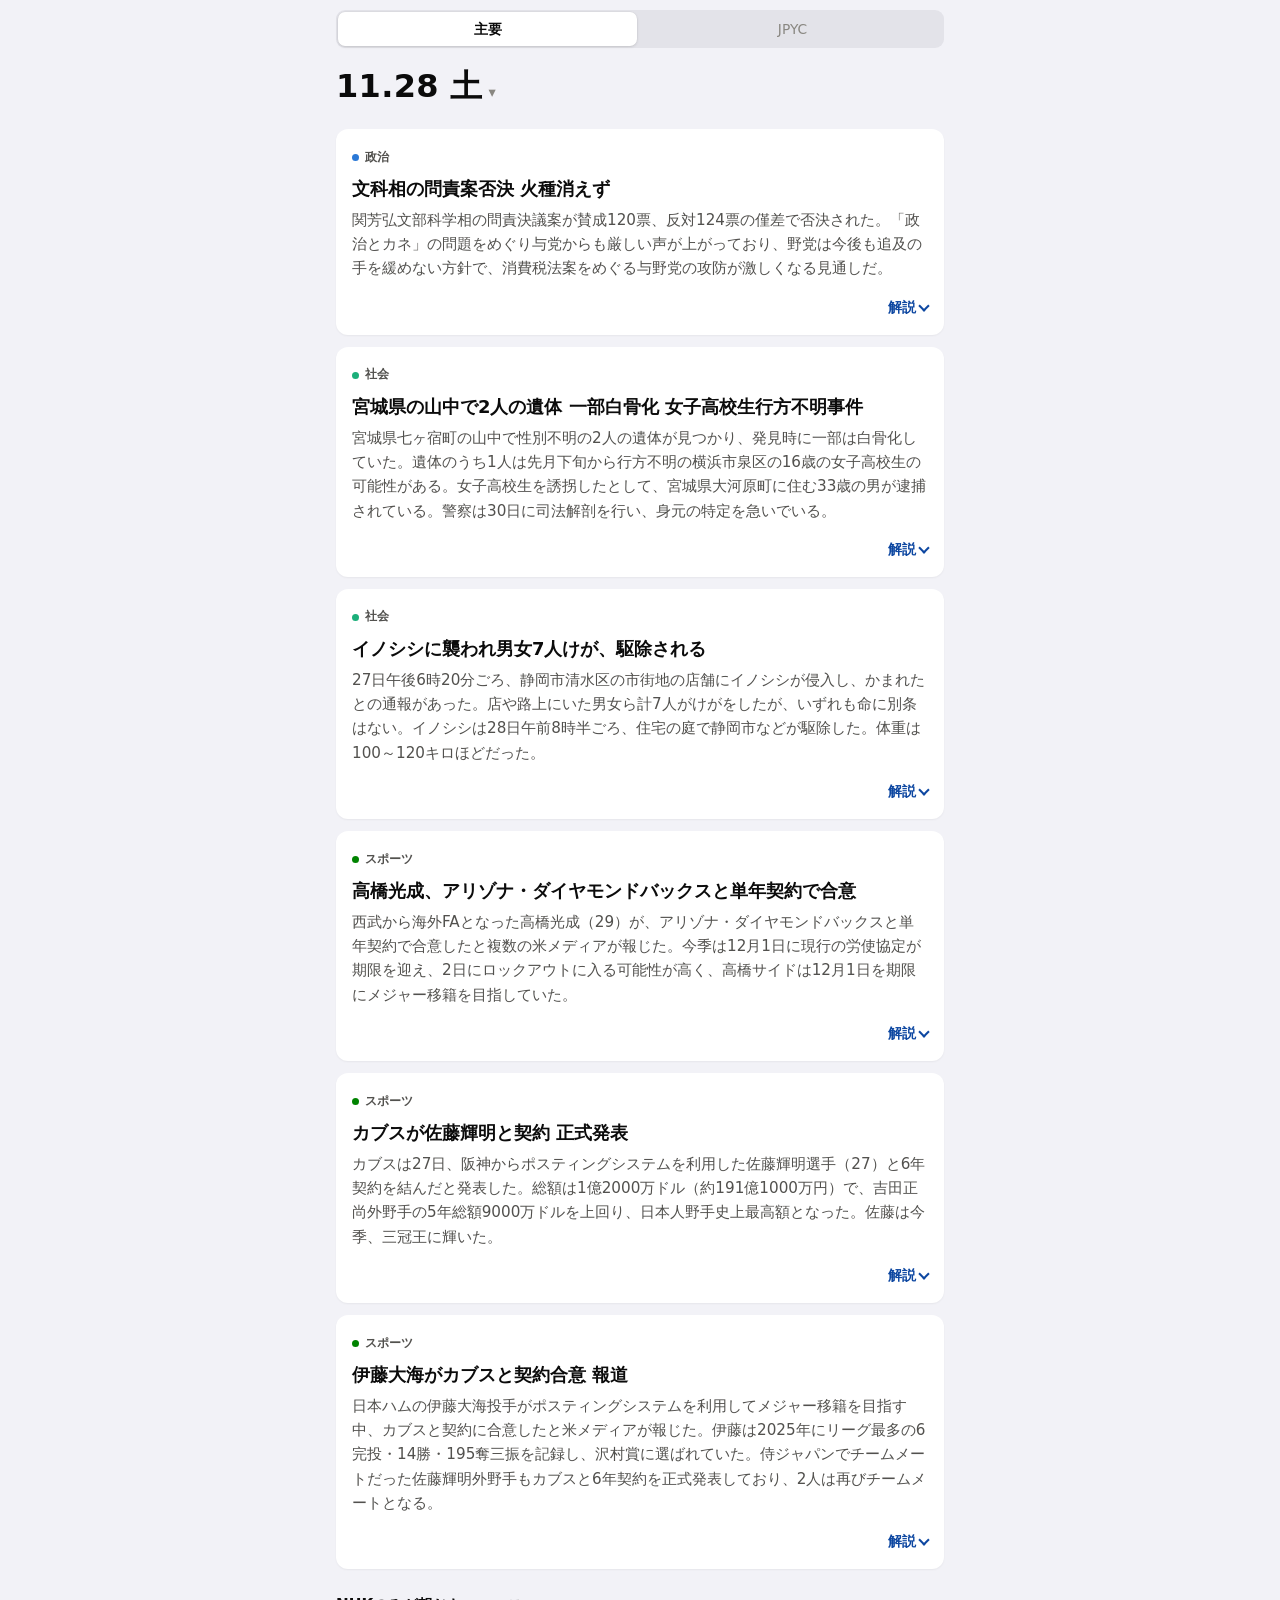
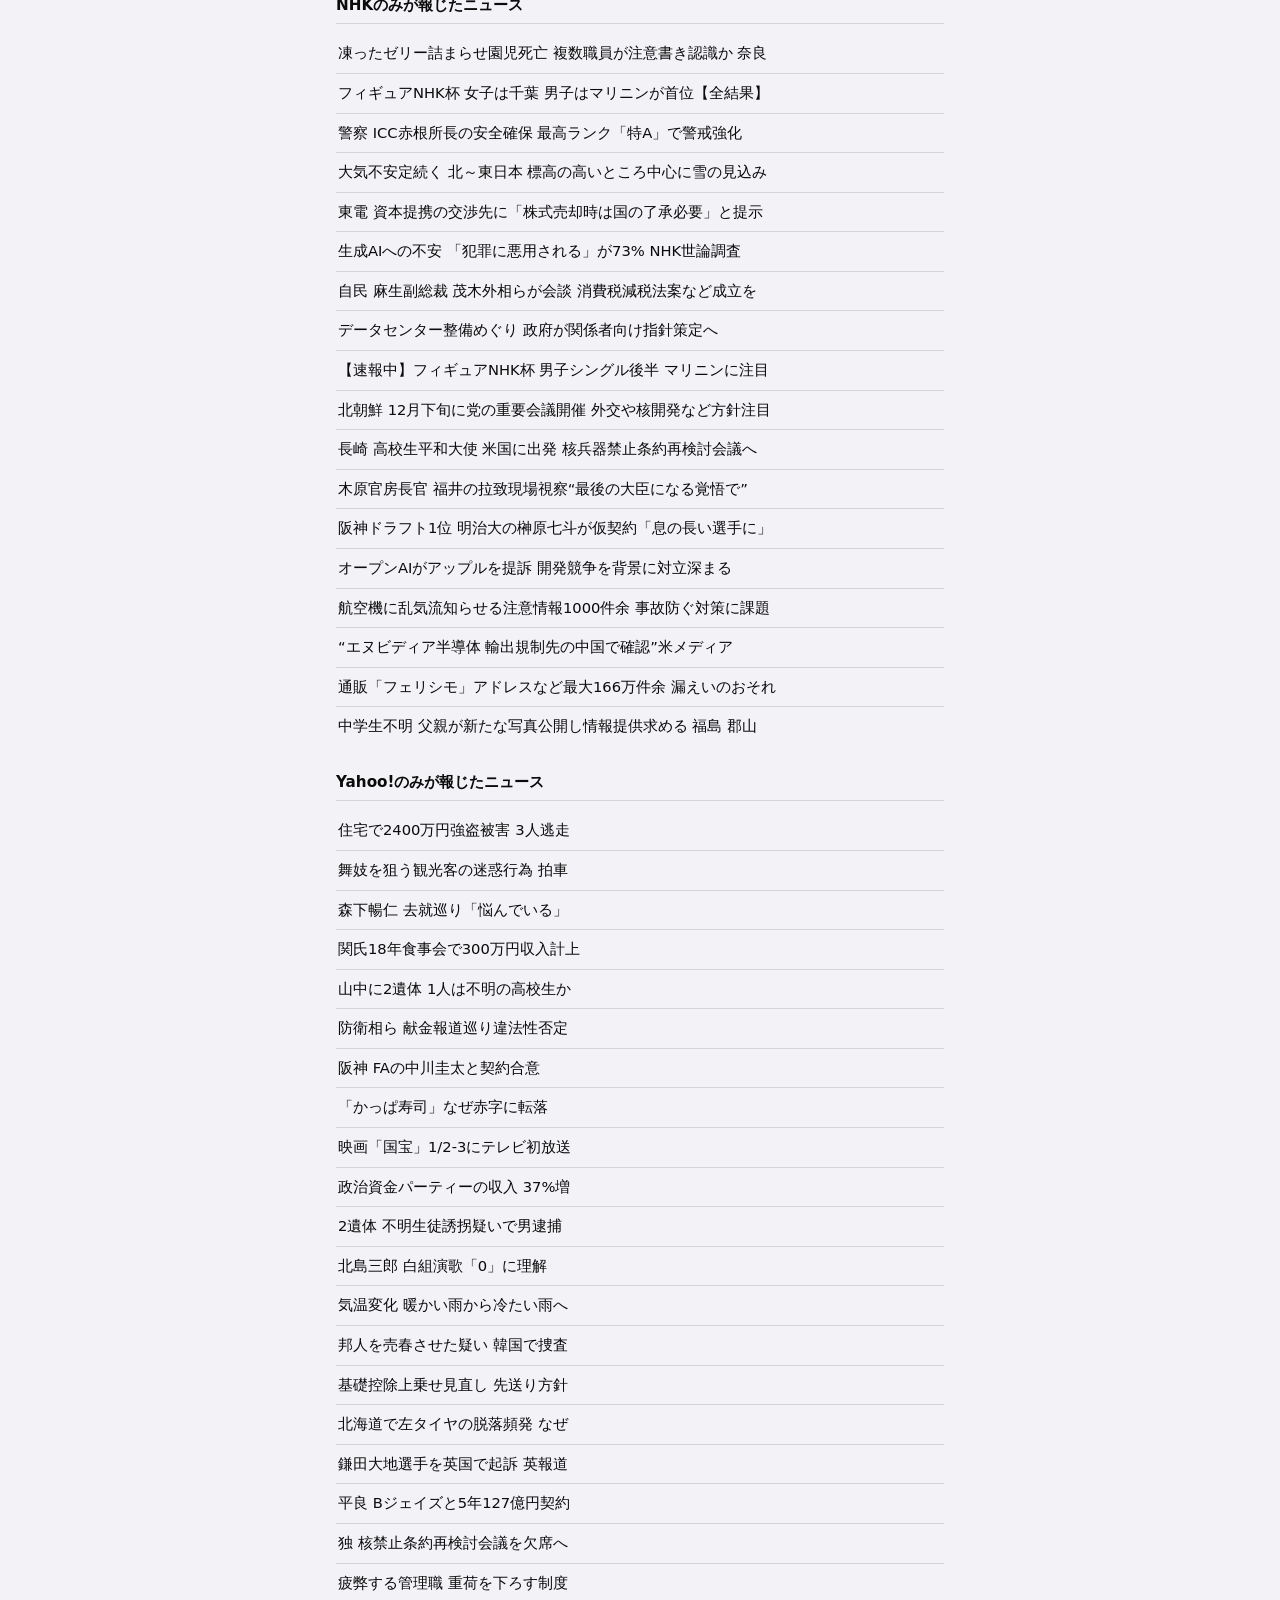
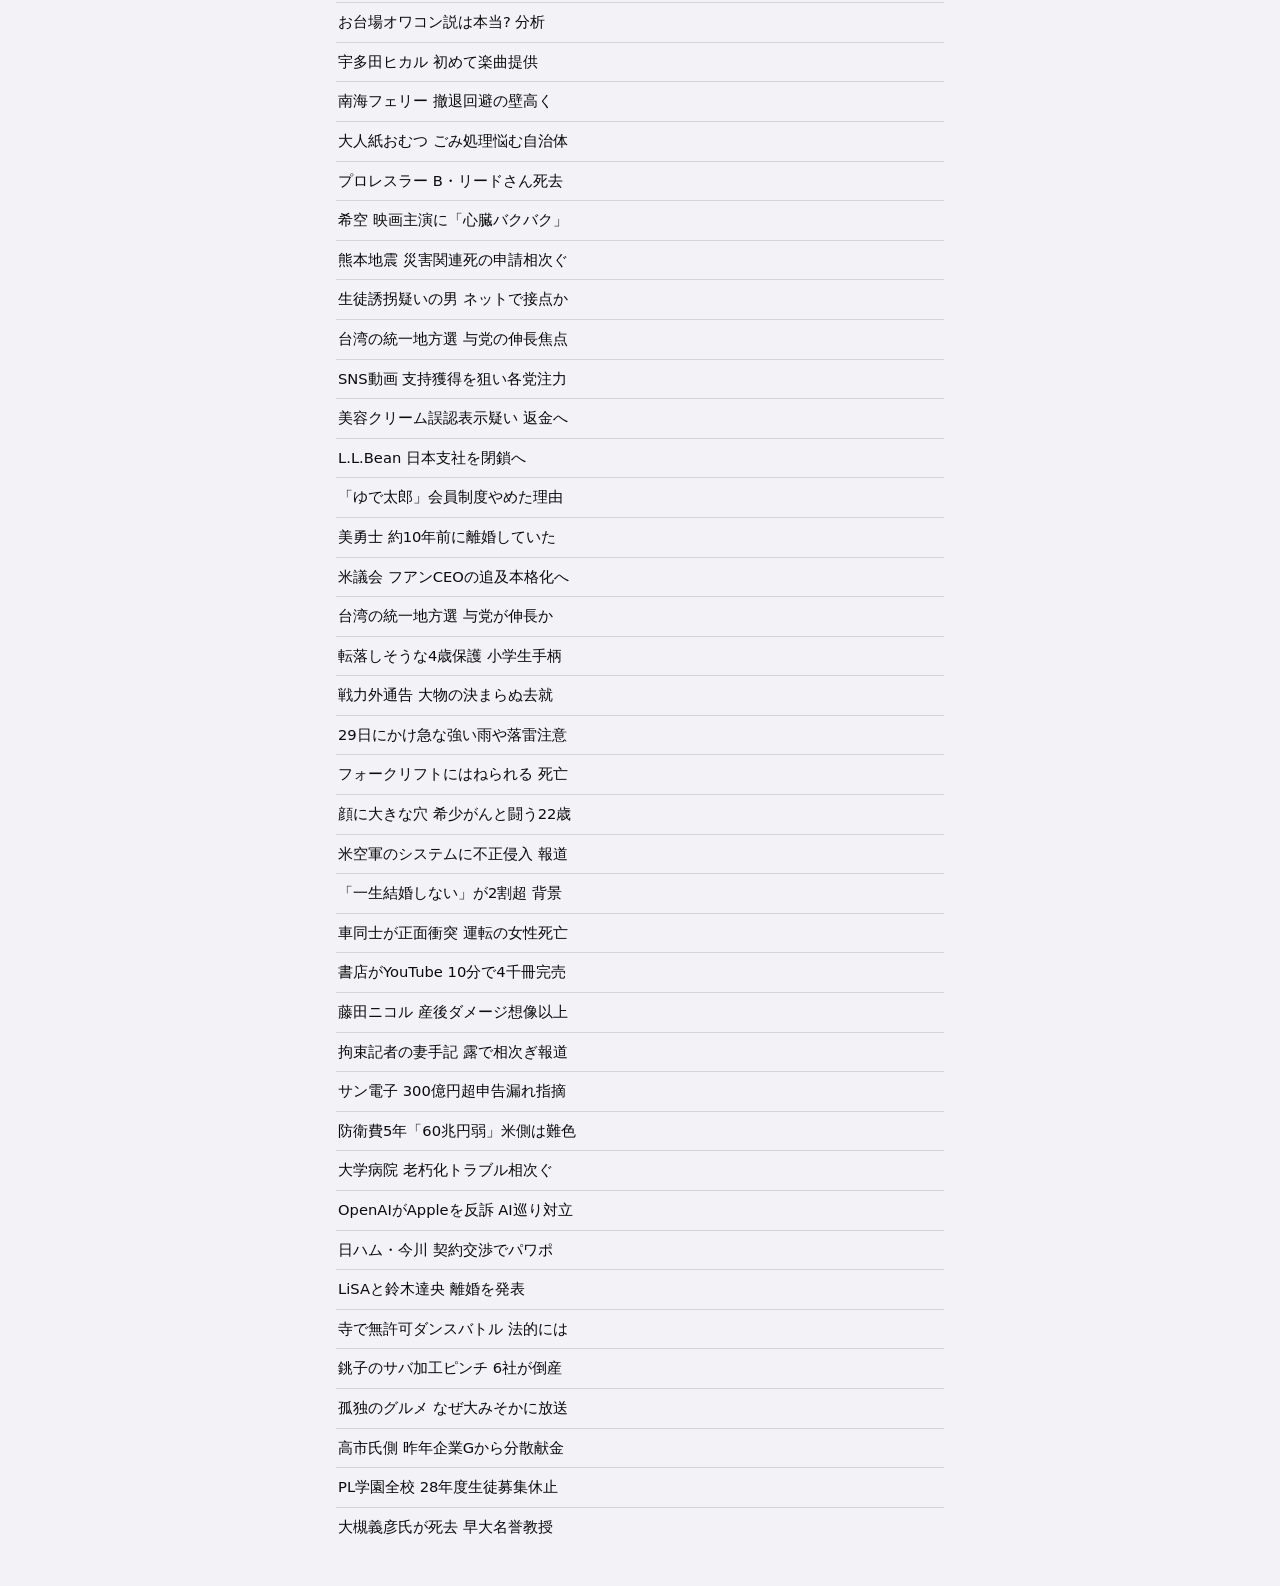
<file: index.html>
<!doctype html>
<html lang="ja">
<head>
<meta charset="utf-8">
<meta name="viewport" content="width=device-width, initial-scale=1">
<title>Overlap</title>
<link rel="stylesheet" href="style.css">

<!-- PWA: ホーム画面追加・スタンドアロン表示・テーマカラー -->
<link rel="manifest" href="manifest.json">
<meta name="theme-color" content="#0d47a1">
<link rel="icon" href="favicon.png?v=3" type="image/png">

<!-- iOSはmanifest.jsonのicons/表示モードを読まないため個別に指定 -->
<link rel="apple-touch-icon" href="icons/apple-touch-icon.png?v=3">
<meta name="apple-mobile-web-app-capable" content="yes">
<meta name="apple-mobile-web-app-status-bar-style" content="default">
<meta name="apple-mobile-web-app-title" content="Overlap">
</head>
<body>
<nav class="tab-bar" role="tablist" aria-label="表示の切り替え">
  <button type="button" class="tab-btn is-active" role="tab" aria-selected="true" data-tab="daily">主要</button>
  <button type="button" class="tab-btn" role="tab" aria-selected="false" data-tab="jpyc">JPYC<span id="jpyc-badge" class="tab-badge" hidden></span></button>
</nav>

<main id="app">
<div id="daily-view">
  <!-- 大きな日付をタップすると日付の選択が開く(透明の select を日付の上に重ねている)。主要のタブの中身の一部 -->
  <div class="daily-header">
    <label class="date-picker" for="date-select">
      <span id="date-big" class="date-big" aria-hidden="true">&nbsp;</span>
      <select id="date-select" aria-label="日付を選ぶ"></select>
    </label>
  </div>
  <section id="matched-section" class="section">
    <div id="matched-list" class="card-list">
      <p class="loading">読み込み中…</p>
    </div>
  </section>

  <section id="nhk-only-section" class="section">
    <h2 class="section-title">NHKのみが報じたニュース</h2>
    <div id="nhk-only-list" class="brief-list">
      <p class="loading">読み込み中…</p>
    </div>
  </section>

  <section id="yahoo-only-section" class="section">
    <h2 class="section-title">Yahoo!のみが報じたニュース</h2>
    <div id="yahoo-only-list" class="brief-list">
      <p class="loading">読み込み中…</p>
    </div>
  </section>
</div>

<!-- JPYCタブ: jpyc-news-v2(卒業論文の研究データ)の recent_events.json を読み込むだけ。jpyc.js 参照 -->
<div id="jpyc-view" hidden>
  <!-- 更新に失敗した・止まっているときだけ一番上に出す警告 -->
  <p id="jpyc-alert" class="jpyc-alert" hidden></p>
  <div id="jpyc-content"><p class="loading">読み込み中…</p></div>
  <div class="jpyc-footer">
    <p id="jpyc-status" class="jpyc-status">JPYCの更新状況を確認中…</p>
    <a id="jpyc-research-link" href="#" target="_blank" rel="noopener">研究用の集計ダッシュボードを開く →</a>
  </div>
  <div id="jpyc-toast" class="jpyc-toast" role="status" aria-live="polite" hidden></div>
</div>
</main>

<script src="app.js"></script>
<script src="jpyc.js"></script>
</body>
</html>
</file>
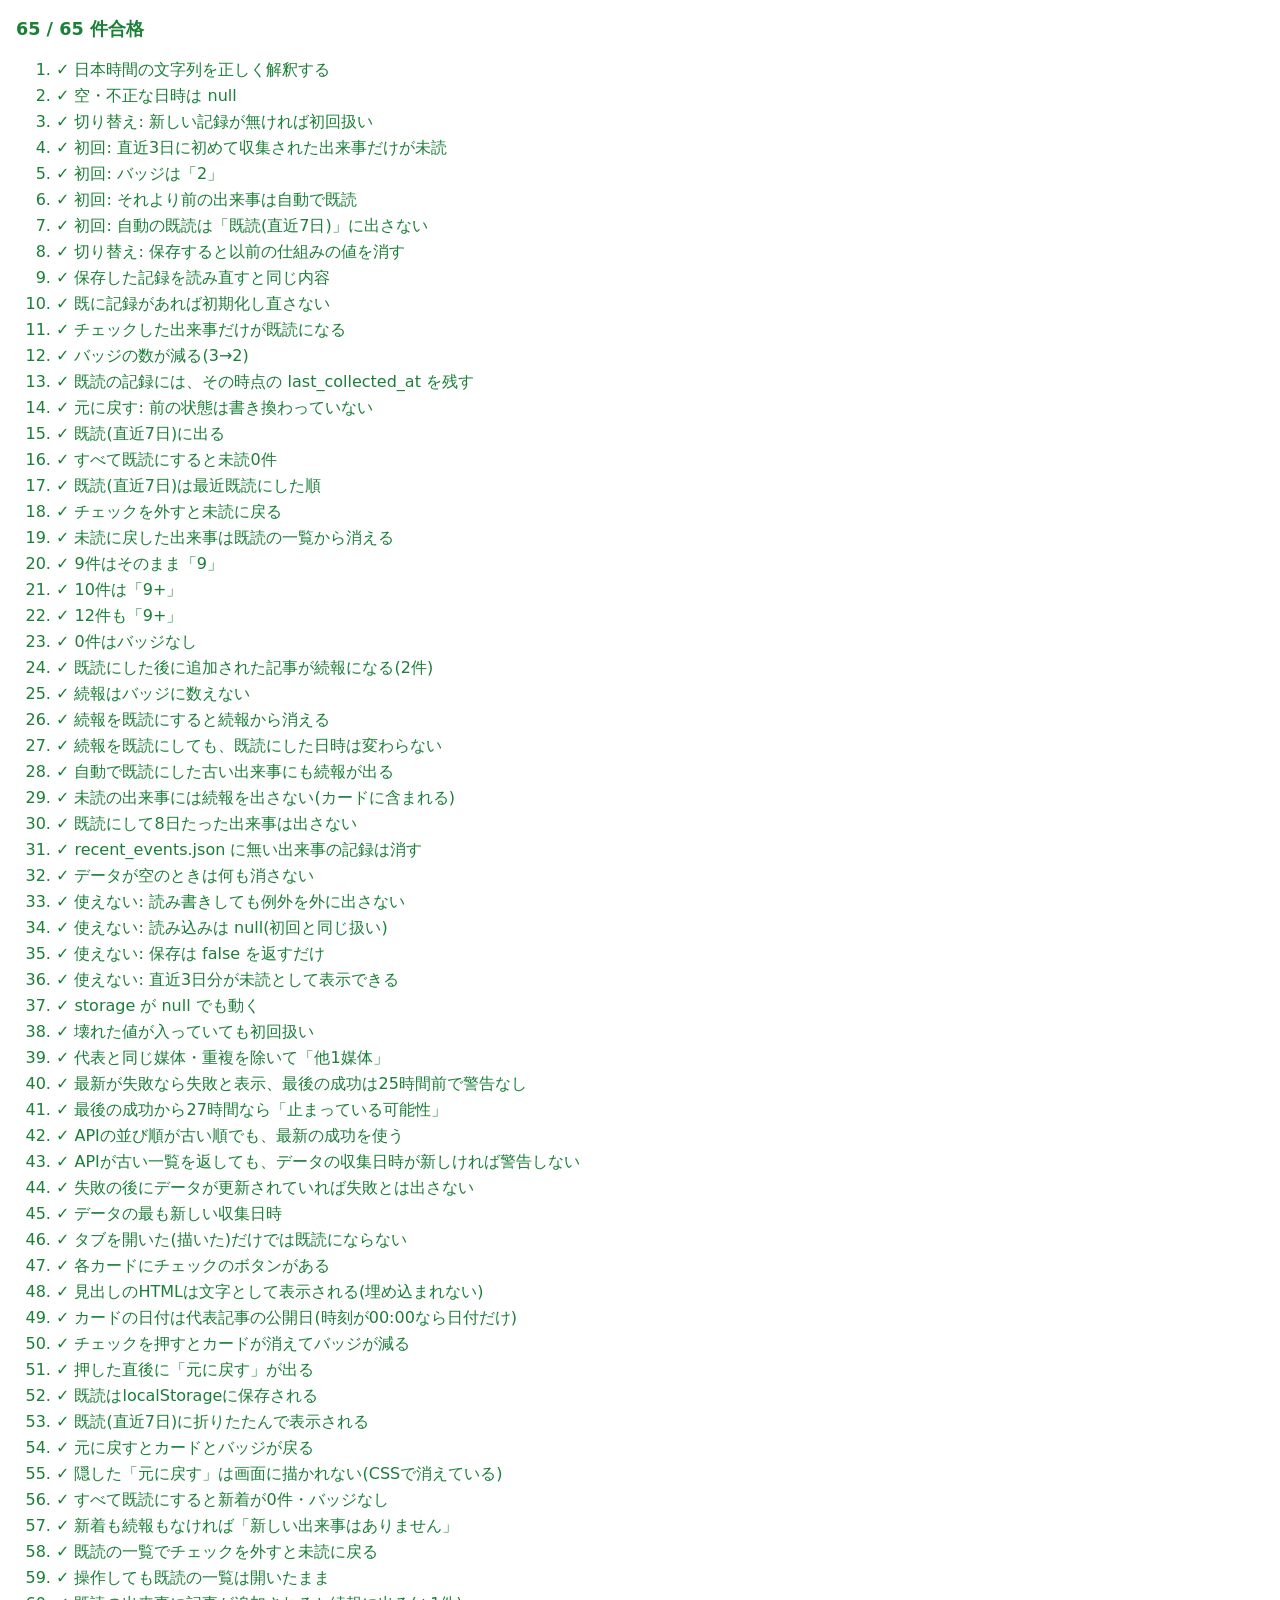
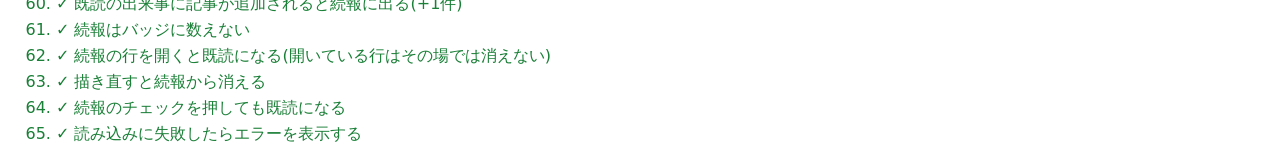
<file: tests.html>
<!doctype html>
<html lang="ja">
<head>
<meta charset="utf-8">
<meta name="viewport" content="width=device-width, initial-scale=1">
<title>JPYCタブのテスト</title>
<link rel="stylesheet" href="style.css">
<style>
  body { background: #fff; color: #000; }
  body { font-family: system-ui, sans-serif; margin: 16px; line-height: 1.5; }
  .pass { color: #1a7f37; } .fail { color: #cf222e; font-weight: 700; }
  #summary { font-size: 1.1rem; font-weight: 700; margin-bottom: 12px; }
  li { margin: 2px 0; }
</style>
</head>
<body>
<!-- JPYCタブの既読の判定(jpyc.js の JpycLogic と描画・操作)のテスト。
     ローカルで python -m http.server を起動し、/tests.html を開くと実行される。本番の表示には使わない。
     テスト中は保存先をメモリ上の偽物に差し替えるので、このブラウザの本当の既読の記録には触れない -->
<div id="summary">実行中…</div>
<ol id="results"></ol>
<div hidden><span id="jpyc-badge" hidden></span><div id="jpyc-content"></div><div id="jpyc-toast" class="jpyc-toast" hidden></div></div>
<script src="jpyc.js"></script>
<script>
const NOW = Date.parse("2026-10-02T22:00:00+09:00");
const H = 3600 * 1000, D = 24 * H;
const results = [];

function check(name, cond, detail = "") {
  results.push({ name, ok: !!cond, detail });
}
function eq(name, actual, expected) {
  check(name, JSON.stringify(actual) === JSON.stringify(expected), `期待 ${JSON.stringify(expected)} / 実際 ${JSON.stringify(actual)}`);
}

// 日本時間の "YYYY-MM-DD HH:MM:SS"(recent_events.json と同じ形)
function jst(ms) {
  const d = new Date(ms + 9 * H);
  const p = (n) => String(n).padStart(2, "0");
  return `${d.getUTCFullYear()}-${p(d.getUTCMonth() + 1)}-${p(d.getUTCDate())} ${p(d.getUTCHours())}:${p(d.getUTCMinutes())}:${p(d.getUTCSeconds())}`;
}
function ev(id, firstMs, articleMs = [firstMs], opts = {}) {
  const articles = articleMs.map((t, i) => ({
    title: `${id} 記事${i + 1}`, domain: (opts.domains || [])[i] || `site${i}.example`,
    url: `https://site${i}.example/${id}/${i}`, published_at: jst(t), collected_at: jst(t),
  }));
  return {
    event_id: id, first_collected_at: jst(firstMs), last_collected_at: jst(Math.max(...articleMs)),
    article_count: articles.length, tags: opts.tags || ["活用事例"], tags_mode: (opts.tags || ["活用事例"])[0],
    representative: { title: opts.title || `${id} の見出し`, domain: articles[0].domain, url: articles[0].url,
                      published_at: opts.published || jst(firstMs), summary: `${id} の要約` },
    articles,
  };
}
function memStorage(init = {}) {
  const m = new Map(Object.entries(init));
  return { getItem: (k) => (m.has(k) ? m.get(k) : null), setItem: (k, v) => m.set(k, String(v)), removeItem: (k) => m.delete(k), _m: m };
}
const throwingStorage = { getItem() { throw new Error("SecurityError"); }, setItem() { throw new Error("QuotaExceeded"); }, removeItem() { throw new Error("SecurityError"); } };
const L = JpycLogic;
const ids = (list) => list.map((e) => e.event_id);

// --- 日時の解釈 ---
eq("日本時間の文字列を正しく解釈する", L.parseJst("2026-10-02 09:00:00"), Date.UTC(2026, 9, 2, 0, 0, 0));
eq("空・不正な日時は null", [L.parseJst(""), L.parseJst(null), L.parseJst("abc")], [null, null, null]);

// --- 初回(以前の仕組みからの切り替えを含む) ---
{
  const events = [ev("A", NOW - 1 * D), ev("B", NOW - 2 * D), ev("C", NOW - 4 * D), ev("D", NOW - 10 * D)];
  const st = memStorage({ "jpyc.lastOpenedAt": String(NOW - 20 * D) }); // 以前の仕組みの値が残っている
  const loaded = L.loadReadState(st);
  eq("切り替え: 新しい記録が無ければ初回扱い", loaded, null);
  const s = L.ensureInitialized(loaded, events, NOW);
  eq("初回: 直近3日に初めて収集された出来事だけが未読", ids(L.unreadEvents(s, events)), ["A", "B"]);
  eq("初回: バッジは「2」", L.badgeLabel(L.unreadEvents(s, events).length), "2");
  eq("初回: それより前の出来事は自動で既読", [s.events.C && s.events.C.auto, s.events.D && s.events.D.auto], [true, true]);
  eq("初回: 自動の既読は「既読(直近7日)」に出さない", ids(L.recentlyRead(s, events, NOW)), []);
  check("切り替え: 保存すると以前の仕組みの値を消す", L.saveReadState(st, s) && st.getItem("jpyc.lastOpenedAt") === null);
  eq("保存した記録を読み直すと同じ内容", L.loadReadState(st), s);
  eq("既に記録があれば初期化し直さない", L.ensureInitialized(s, [...events, ev("Z", NOW - 9 * D)], NOW + D), s);
}

// --- チェックで既読・元に戻す・すべて既読・未読に戻す ---
{
  const events = [ev("A", NOW - 1 * H), ev("B", NOW - 2 * H), ev("C", NOW - 3 * H)];
  const s0 = L.ensureInitialized(null, events, NOW);
  const s1 = L.markRead(s0, [events[0]], NOW);
  eq("チェックした出来事だけが既読になる", ids(L.unreadEvents(s1, events)), ["B", "C"]);
  eq("バッジの数が減る(3→2)", [L.unreadEvents(s0, events).length, L.unreadEvents(s1, events).length], [3, 2]);
  eq("既読の記録には、その時点の last_collected_at を残す", s1.events.A.lastCollectedAt, events[0].last_collected_at);
  eq("元に戻す: 前の状態は書き換わっていない", ids(L.unreadEvents(s0, events)), ["A", "B", "C"]);
  eq("既読(直近7日)に出る", ids(L.recentlyRead(s1, events, NOW)), ["A"]);
  const s2 = L.markRead(s1, L.unreadEvents(s1, events), NOW + 1000);
  eq("すべて既読にすると未読0件", L.unreadEvents(s2, events).length, 0);
  eq("既読(直近7日)は最近既読にした順", ids(L.recentlyRead(s2, events, NOW + 2000)).slice(-1), ["A"]);
  const s3 = L.markUnread(s2, events[1]);
  eq("チェックを外すと未読に戻る", ids(L.unreadEvents(s3, events)), ["B"]);
  check("未読に戻した出来事は既読の一覧から消える", !ids(L.recentlyRead(s3, events, NOW)).includes("B"));
}

// --- バッジ(10件以上) ---
{
  const mk = (n) => Array.from({ length: n }, (_, i) => ev(`E${i}`, NOW - (i + 1) * H));
  const lbl = (n) => { const e = mk(n); return L.badgeLabel(L.unreadEvents(L.ensureInitialized(null, e, NOW), e).length); };
  eq("9件はそのまま「9」", lbl(9), "9");
  eq("10件は「9+」", lbl(10), "9+");
  eq("12件も「9+」", lbl(12), "9+");
  eq("0件はバッジなし", L.badgeLabel(0), "");
}

// --- 続報 ---
{
  const before = ev("A", NOW - 2 * D, [NOW - 2 * D]);
  const s = L.markRead(L.ensureInitialized(null, [before], NOW), [before], NOW - 1 * D);
  const after = ev("A", NOW - 2 * D, [NOW - 2 * D, NOW - 3 * H, NOW - 1 * H]);
  const f = L.followUps(s, [after]);
  eq("既読にした後に追加された記事が続報になる(2件)", [f.length, f[0] && f[0].added.length], [1, 2]);
  eq("続報はバッジに数えない", L.unreadEvents(s, [after]).length, 0);
  const s2 = L.markFollowUpRead(s, after);
  eq("続報を既読にすると続報から消える", L.followUps(s2, [after]).length, 0);
  eq("続報を既読にしても、既読にした日時は変わらない", s2.events.A.readAt, s.events.A.readAt);
  const old = ev("OLD", NOW - 5 * D, [NOW - 5 * D]);
  const sAuto = L.ensureInitialized(null, [old], NOW);
  const oldMore = ev("OLD", NOW - 5 * D, [NOW - 5 * D, NOW + 1 * H]);
  eq("自動で既読にした古い出来事にも続報が出る", L.followUps(sAuto, [oldMore]).length, 1);
  eq("未読の出来事には続報を出さない(カードに含まれる)", L.followUps(L.ensureInitialized(null, [after], NOW), [after]).length, 0);
}

// --- 既読(直近7日) ---
{
  const events = [ev("R1", NOW - 9 * D), ev("R2", NOW - 2 * D)];
  let s = { initializedAt: NOW - 20 * D, events: {} };
  s = L.markRead(s, [events[0]], NOW - 8 * D);
  s = L.markRead(s, [events[1]], NOW - 1 * D);
  eq("既読にして8日たった出来事は出さない", ids(L.recentlyRead(s, events, NOW)), ["R2"]);
}

// --- 記録の削除(増え続けないように) ---
{
  const events = [ev("KEEP", NOW - H)];
  const s = { initializedAt: NOW, events: { KEEP: { readAt: NOW, lastCollectedAt: "x" }, GONE: { readAt: NOW, lastCollectedAt: "x" } } };
  eq("recent_events.json に無い出来事の記録は消す", Object.keys(L.prune(s, events).events), ["KEEP"]);
  eq("データが空のときは何も消さない", Object.keys(L.prune(s, []).events).sort(), ["GONE", "KEEP"]);
}

// --- localStorage が使えない ---
{
  let threw = false, s;
  const events = [ev("A", NOW - H), ev("B", NOW - 5 * D)];
  try {
    s = L.ensureInitialized(L.loadReadState(throwingStorage), events, NOW);
    L.saveReadState(throwingStorage, L.markRead(s, [events[0]], NOW));
  } catch { threw = true; }
  check("使えない: 読み書きしても例外を外に出さない", !threw);
  eq("使えない: 読み込みは null(初回と同じ扱い)", L.loadReadState(throwingStorage), null);
  eq("使えない: 保存は false を返すだけ", L.saveReadState(throwingStorage, s), false);
  eq("使えない: 直近3日分が未読として表示できる", ids(L.unreadEvents(s, events)), ["A"]);
  eq("storage が null でも動く", [L.loadReadState(null), L.saveReadState(null, s)], [null, false]);
  eq("壊れた値が入っていても初回扱い", [L.loadReadState(memStorage({ "jpyc.readState.v1": "{oops" })), L.loadReadState(memStorage({ "jpyc.readState.v1": "123" }))], [null, null]);
}

// --- 他N媒体・実行の状態 ---
{
  const e = ev("M", NOW - H, [NOW - H, NOW - H, NOW - H, NOW - H], { domains: ["a.jp", "news.yahoo.co.jp", "news.yahoo.co.jp", "a.jp"] });
  eq("代表と同じ媒体・重複を除いて「他1媒体」", L.otherOutletCount(e), 1);
  const at = (ms) => new Date(ms).toISOString();
  const s1 = L.summarizeRuns([{ conclusion: "failure", run_started_at: at(NOW - 1 * H) }, { conclusion: "success", run_started_at: at(NOW - 25 * H) }], NOW);
  eq("最新が失敗なら失敗と表示、最後の成功は25時間前で警告なし", [s1.lastFailed, s1.stale], [true, false]);
  eq("最後の成功から27時間なら「止まっている可能性」", L.summarizeRuns([{ conclusion: "success", run_started_at: at(NOW - 27 * H) }], NOW).stale, true);
  const s4 = L.summarizeRuns([{ conclusion: "success", run_started_at: at(NOW - 30 * D) }, { conclusion: "success", run_started_at: at(NOW - 2 * H) }], NOW);
  eq("APIの並び順が古い順でも、最新の成功を使う", [s4.lastSuccessAt, s4.stale], [NOW - 2 * H, false]);
  const s5 = L.summarizeRuns([{ conclusion: "success", run_started_at: at(NOW - 27 * D) }], NOW, NOW - 1 * H);
  eq("APIが古い一覧を返しても、データの収集日時が新しければ警告しない", [s5.lastSuccessAt, s5.stale], [NOW - 1 * H, false]);
  const s6 = L.summarizeRuns([{ conclusion: "failure", run_started_at: at(NOW - 3 * H) }], NOW, NOW - 1 * H);
  eq("失敗の後にデータが更新されていれば失敗とは出さない", s6.lastFailed, false);
  eq("データの最も新しい収集日時", L.dataLastCollectedAt([ev("X", NOW - 5 * H, [NOW - 5 * H, NOW - 2 * H]), ev("Y", NOW - 3 * H)]), NOW - 2 * H);
}

// --- 画面の描画と操作(保存先はメモリ上の偽物に差し替える) ---
{
  const store = memStorage();
  safeStorage = () => store; // eslint-disable-line no-global-assign
  const content = document.getElementById("jpyc-content");
  const badge = document.getElementById("jpyc-badge");
  const toast = document.getElementById("jpyc-toast");
  content.addEventListener("click", handleJpycClick);
  content.addEventListener("toggle", handleJpycToggle, true);
  const t = Date.now();
  const cards = () => [...content.querySelectorAll(".jpyc-card")].map((c) => c.dataset.eventId);

  jpycState.loadError = null;
  jpycState.events = [
    ev("N1", t - 1 * H, [t - 1 * H, t - H], { title: "<img src=x onerror=alert(1)>見出し", tags: ["提携・連携", "活用事例"], domains: ["a.jp", "b.jp"], published: "2026-09-30 13:05:00" }),
    ev("N2", t - 2 * H, [t - 2 * H], { published: "2026-09-29 00:00:00" }),
    ev("N3", t - 3 * H),
  ];
  jpycState.readState = L.ensureInitialized(null, jpycState.events, t);
  renderJpycView(); updateJpycBadge();
  renderJpycView(); updateJpycBadge();
  eq("タブを開いた(描いた)だけでは既読にならない", [cards(), badge.textContent], [["N1", "N2", "N3"], "3"]);
  check("各カードにチェックのボタンがある", content.querySelectorAll(".jpyc-card .jpyc-check[data-action=read]").length === 3);
  check("見出しのHTMLは文字として表示される(埋め込まれない)", content.querySelector("img") === null && content.textContent.includes("<img"));
  eq("カードの日付は代表記事の公開日(時刻が00:00なら日付だけ)", [...content.querySelectorAll(".jpyc-meta")].slice(0, 2).map((m) => m.textContent.split("・")[1].trim()), ["公開 9/30 13:05", "公開 9/29"]);

  content.querySelector('.jpyc-check[data-event-id="N2"]').click();
  eq("チェックを押すとカードが消えてバッジが減る", [cards(), badge.textContent], [["N1", "N3"], "2"]);
  check("押した直後に「元に戻す」が出る", !toast.hidden && toast.textContent.includes("元に戻す") && getComputedStyle(toast).display === "flex");
  check("既読はlocalStorageに保存される", JSON.parse(store.getItem("jpyc.readState.v1")).events.N2 !== undefined);
  check("既読(直近7日)に折りたたんで表示される", content.querySelector("details.jpyc-read-section") !== null && !content.querySelector("details.jpyc-read-section").open);
  toast.querySelector(".jpyc-undo-btn").click();
  eq("元に戻すとカードとバッジが戻る", [cards(), badge.textContent, toast.hidden], [["N1", "N2", "N3"], "3", true]);
  eq("隠した「元に戻す」は画面に描かれない(CSSで消えている)", getComputedStyle(toast).display, "none");

  content.querySelector("[data-action=read-all]").click();
  eq("すべて既読にすると新着が0件・バッジなし", [cards().length, badge.hidden], [0, true]);
  check("新着も続報もなければ「新しい出来事はありません」", content.textContent.includes("新しい出来事はありません"));
  const readSec = content.querySelector("details.jpyc-read-section");
  readSec.open = true;
  content.querySelector('.jpyc-read-row [data-event-id="N3"]').click();
  eq("既読の一覧でチェックを外すと未読に戻る", [cards(), badge.textContent], [["N3"], "1"]);
  check("操作しても既読の一覧は開いたまま", content.querySelector("details.jpyc-read-section").open);

  // 続報: N1 に記事が追加された
  jpycState.events = jpycState.events.map((e) => (e.event_id === "N1" ? ev("N1", t - 1 * H, [t - 1 * H, t - H, t + 5000], { domains: ["a.jp", "b.jp", "c.jp"] }) : e));
  renderJpycView(); updateJpycBadge();
  check("既読の出来事に記事が追加されると続報に出る(+1件)", content.querySelector(".jpyc-followup summary").textContent.includes("+1件"));
  eq("続報はバッジに数えない", badge.textContent, "1");
  const det = content.querySelector("details.jpyc-followup");
  det.open = true;
  det.dispatchEvent(new Event("toggle"));
  check("続報の行を開くと既読になる(開いている行はその場では消えない)", L.followUps(jpycState.readState, jpycState.events).length === 0 && content.querySelector("details.jpyc-followup") !== null);
  renderJpycView();
  check("描き直すと続報から消える", content.querySelector("details.jpyc-followup") === null);
  jpycState.events = jpycState.events.map((e) => (e.event_id === "N1" ? ev("N1", t - 1 * H, [t - 1 * H, t - H, t + 5000, t + 9000]) : e));
  renderJpycView();
  content.querySelector("[data-action=followup-read]").click();
  check("続報のチェックを押しても既読になる", content.querySelector("details.jpyc-followup") === null);

  jpycState.events = null;
  jpycState.loadError = "JPYCのデータを読み込めませんでした。通信状況を確認して、あとで開き直してください";
  renderJpycView();
  check("読み込みに失敗したらエラーを表示する", content.querySelector(".error") !== null);
}

// --- 結果 ---
const ok = results.filter((r) => r.ok).length;
document.getElementById("summary").textContent = `${ok} / ${results.length} 件合格`;
document.getElementById("summary").className = ok === results.length ? "pass" : "fail";
document.getElementById("results").innerHTML = results
  .map((r) => `<li class="${r.ok ? "pass" : "fail"}">${r.ok ? "✓" : "✗"} ${r.name}${r.ok ? "" : ` — ${r.detail.replace(/</g, "&lt;")}`}</li>`)
  .join("");
document.title = `JPYCタブのテスト: ${ok}/${results.length}`;
</script>
</body>
</html>
</file>
<file: style.css>
:root {
  color-scheme: light;
  --page-bg: #f2f2f7;
  --surface: #ffffff;
  --text-primary: #0b0b0b;
  --text-secondary: #52514e;
  --text-muted: #898781;
  --border: rgba(60, 60, 67, 0.18); /* タグ・チェックの丸などの細い線(カードの枠には使わない) */
  --gridline: #e1e0d9;
  --hairline: rgba(60, 60, 67, 0.16);
  --card-shadow: 0 1px 2px rgba(0, 0, 0, 0.05);
  --text-tertiary: #6b6a66;
  --segment-bg: rgba(118, 118, 128, 0.12);
  --segment-active: #ffffff;

  /* カテゴリ8色(datavizスキルの検証済み既定パレット、slot 1-8をそのまま使用) */
  --cat-1: #2a78d6; /* 政治 */
  --cat-2: #eb6834; /* 経済 */
  --cat-3: #1baf7a; /* 社会 */
  --cat-4: #eda100; /* 国際 */
  --cat-5: #e87ba4; /* 災害 */
  --cat-6: #008300; /* スポーツ */
  --cat-7: #4a3aa7; /* エンタメ */
  --cat-8: #e34948; /* その他 */

  /* ソースタグ: NHK=青系 / Yahoo=赤系(ユーザー指定)。カテゴリパレットのslot1・8を流用 */

  /* JPYCタブの未読バッジ・新着の印(アプリのテーマカラー) */
  --danger: #e34948;
  --accent: #0d47a1;
  --accent-text: #ffffff;
}

@media (prefers-color-scheme: dark) {
  :root {
    color-scheme: dark;
    --page-bg: #000000;
    --surface: #1c1c1e;
    --text-primary: #ffffff;
    --text-secondary: #c3c2b7;
    --text-muted: #898781;
    --border: rgba(235, 235, 245, 0.18);
    --gridline: #2c2c2e;
    --hairline: rgba(235, 235, 245, 0.14);
    --card-shadow: none;
    --text-tertiary: #a9a89f;
    --segment-bg: rgba(118, 118, 128, 0.24);
    --segment-active: #636366;


    --cat-1: #3987e5;
    --cat-2: #d95926;
    --cat-3: #199e70;
    --cat-4: #c98500;
    --cat-5: #d55181;
    --cat-6: #008300;
    --cat-7: #9085e9;
    --cat-8: #e66767;


    --danger: #e66767;
    --accent: #6f9cf0;
    --accent-text: #0d0d0d;
  }
}

* {
  box-sizing: border-box;
}

/* 日本語の見出しはプロポーショナルにして字間を詰める */
.date-big,
.section-title,
.headline,
.brief-link {
  font-feature-settings: "palt";
}

body {
  margin: 0;
  /* iPhoneではヒラギノ(system-ui と同じ)。Windowsの system-ui(Yu Gothic UI)は palt で字が重なるため、
     日本語フォントを明示する */
  font-family: -apple-system, "Hiragino Sans", "Hiragino Kaku Gothic ProN", "Noto Sans JP", "Yu Gothic", "YuGothic", Meiryo, system-ui, sans-serif;
  background: var(--page-bg);
  color: var(--text-primary);
  line-height: 1.6;
}

/* 主要のタブの一番上の日付(タップで日付の選択が開く) */
.daily-header {
  padding: 10px 0 0;
}

.date-picker {
  position: relative;
  display: inline-flex;
  align-items: baseline;
  gap: 6px;
  margin-top: 2px;
  cursor: pointer;
}

.date-big {
  font-size: 2rem;
  font-weight: 700;
  line-height: 1.15;
  letter-spacing: 0.01em;
}

.date-picker::after {
  content: "▾";
  font-size: 0.9rem;
  color: var(--text-muted);
}

.date-picker select {
  position: absolute;
  inset: 0;
  width: 100%;
  opacity: 0;
  font-size: 16px; /* iOSで選択時に拡大されないように */
  cursor: pointer;
}

#app {
  max-width: 640px;
  margin: 0 auto;
  padding: 0 16px 40px;
}

.section {
  margin-top: 24px;
}

.section-title {
  font-size: 0.95rem;
  margin: 0 0 10px;
  padding-bottom: 6px;
  border-bottom: 0.5px solid var(--hairline);
}

.card-list {
  display: flex;
  flex-direction: column;
  gap: 12px;
}

/* 1/2記事(NHK単独・Yahoo単独)用の高密度リスト。
   セクション見出しでソースが分かるためタグやボタンを持たず、
   スマホで一度に多く見られるよう1行あたりの高さを詰めている。 */
.brief-list {
  display: flex;
  flex-direction: column;
}

/* 片方だけの記事の一覧: 細い区切り線だけ */
.brief-item {
  border-bottom: 0.5px solid var(--hairline);
}

.brief-item:last-child {
  border-bottom: none;
}

.brief-link {
  display: block;
  padding: 9px 2px;
  font-size: 0.92rem;
  line-height: 1.4;
  color: var(--text-primary);
  text-decoration: none;
}

.brief-link:active {
  color: var(--text-secondary);
}

.news-card {
  background: var(--surface);
  border: none;
  box-shadow: var(--card-shadow);
  border-radius: 12px;
  padding: 14px 16px;
}

.card-header {
  margin-bottom: 8px;
}

.category-badge {
  display: inline-flex;
  align-items: center;
  gap: 6px;
  font-size: 0.75rem;
  font-weight: 600;
  color: var(--text-secondary);
}

.category-badge::before {
  content: "";
  width: 7px;
  height: 7px;
  border-radius: 50%;
  background: var(--dot, var(--text-muted));
}

.cat-1 { --dot: var(--cat-1); }
.cat-2 { --dot: var(--cat-2); }
.cat-3 { --dot: var(--cat-3); }
.cat-4 { --dot: var(--cat-4); }
.cat-5 { --dot: var(--cat-5); }
.cat-6 { --dot: var(--cat-6); }
.cat-7 { --dot: var(--cat-7); }
.cat-8 { --dot: var(--cat-8); }

.headline {
  font-size: 1.12rem;
  font-weight: 700;
  margin: 0 0 6px;
  line-height: 1.42;
}

.summary {
  margin: 0 0 10px;
  color: var(--text-secondary);
  font-size: 0.95rem;
}

.card-actions {
  display: flex;
  justify-content: flex-end;
}

/* 文字だけのボタン。右の矢印で、解説がカードの下に開くことを示す(開いている間は上向き) */
.explain-btn {
  display: inline-flex;
  align-items: center;
  gap: 4px;
  font: inherit;
  font-size: 0.85rem;
  font-weight: 700;
  color: var(--accent);
  background: transparent;
  border: none;
  padding: 6px 0 2px 12px;
  cursor: pointer;
}

.explain-btn::after {
  content: "";
  width: 6px;
  height: 6px;
  border-right: 2px solid currentColor;
  border-bottom: 2px solid currentColor;
  transform: translateY(-2px) rotate(45deg);
  transition: transform 0.15s;
}

.explain-btn[aria-expanded="true"]::after {
  transform: translateY(1px) rotate(-135deg);
}

.explain-btn:disabled {
  opacity: 0.6;
  cursor: default;
}

.explain-btn:disabled::after {
  display: none;
}

.explanation {
  margin-top: 10px;
  padding: 10px 12px;
  background: var(--page-bg);
  border-radius: 8px;
  border: 1px solid var(--gridline);
}

.explanation-text {
  margin: 0;
  font-size: 0.88rem;
  color: var(--text-primary);
  line-height: 1.7;
  white-space: pre-wrap;
}

.loading,
.empty,
.error {
  color: var(--text-muted);
  font-size: 0.9rem;
}

.error {
  color: var(--danger);
}

/* ------------------------------------------------------------------
   タブ(主要 / JPYC)
   ------------------------------------------------------------------ */
.tab-bar {
  position: sticky;
  top: 0;
  z-index: 10;
  display: flex;
  gap: 2px;
  isolation: isolate;
  max-width: 640px;
  margin: 0 auto;
  padding: calc(10px + env(safe-area-inset-top, 0px)) 16px 8px;
  background: var(--page-bg);
}

.tab-bar::before {
  content: "";
  position: absolute;
  inset: calc(10px + env(safe-area-inset-top, 0px)) 16px 8px;
  border-radius: 9px;
  background: var(--segment-bg);
  z-index: -1;
}

.tab-btn {
  flex: 1;
  display: inline-flex;
  align-items: center;
  justify-content: center;
  gap: 6px;
  margin: 2px;
  padding: 6px 4px;
  font: inherit;
  font-size: 0.86rem;
  font-weight: 500;
  color: var(--text-muted); /* 選んでいないタブは薄く */
  background: transparent;
  border: none;
  border-radius: 7px;
  cursor: pointer;
}

.tab-btn.is-active {
  font-weight: 700;
  color: var(--text-primary);
  background: var(--segment-active);
  box-shadow: 0 1px 3px rgba(0, 0, 0, 0.12), 0 0 0 0.5px rgba(0, 0, 0, 0.04);
}

.tab-badge {
  min-width: 18px;
  padding: 0 5px;
  border-radius: 999px;
  font-size: 0.68rem;
  font-weight: 700;
  line-height: 1.6;
  color: var(--accent-text);
  background: var(--accent);
}

/* 更新に失敗した・止まっているときだけ一番上に出す警告 */
.jpyc-alert {
  margin: 12px 0 0;
  padding: 8px 12px;
  border-radius: 8px;
  font-size: 0.82rem;
  font-weight: 600;
  color: var(--danger);
  background: var(--surface);
}

/* 最終収集日時は一番下に小さく(研究用ダッシュボードへのリンクの上) */
.jpyc-status {
  margin: 0 0 6px;
  font-size: 0.78rem;
  color: var(--text-muted);
}


.jpyc-section-count {
  margin-left: 8px;
  font-size: 0.78rem;
  font-weight: 600;
  color: var(--accent);
}

.jpyc-card-header {
  display: flex;
  align-items: flex-start;
  justify-content: space-between;
  gap: 10px;
}

.jpyc-tags {
  display: flex;
  flex-wrap: wrap;
  gap: 6px;
}

/* JPYCのタグは色なしのラベル(主要のタブのカテゴリ色と意味が混ざらないように) */
.jpyc-tag {
  display: inline-block;
  font-size: 0.72rem;
  font-weight: 600;
  padding: 1px 8px;
  border-radius: 999px;
  color: var(--text-secondary);
  border: 1px solid var(--border);
}

/* 既読にするチェック。押しやすいよう44px四方を確保する */
.jpyc-check {
  flex: none;
  width: 44px;
  height: 44px;
  margin: -10px -10px 0 0;
  display: inline-flex;
  align-items: center;
  justify-content: center;
  font: inherit;
  font-size: 1.05rem;
  font-weight: 700;
  color: var(--text-muted);
  background: transparent;
  border: none;
  cursor: pointer;
  position: relative;
  isolation: isolate; /* 丸を✓の後ろ・カードの前に描くため */
}

.jpyc-check::before {
  content: "";
  position: absolute;
  z-index: -1;
  width: 28px;
  height: 28px;
  border-radius: 50%;
  border: 1.5px solid var(--border);
}

.jpyc-check:active::before {
  background: var(--gridline);
}

.jpyc-check.is-checked {
  color: var(--accent-text);
}

.jpyc-check.is-checked::before {
  background: var(--accent);
  border-color: var(--accent);
}

.jpyc-check-small {
  margin: 0;
}

.jpyc-section-head {
  display: flex;
  align-items: baseline;
  justify-content: space-between;
  gap: 8px;
}

.jpyc-text-btn {
  font: inherit;
  font-size: 0.8rem;
  font-weight: 600;
  color: var(--accent);
  background: transparent;
  border: none;
  padding: 6px 0 6px 8px;
  cursor: pointer;
}

.jpyc-followup-row,
.jpyc-read-row {
  display: flex;
  align-items: flex-start;
  gap: 4px;
}

.jpyc-followup-row > details,
.jpyc-read-link {
  flex: 1;
  min-width: 0;
}

.jpyc-read-section > summary {
  cursor: pointer;
  list-style: none;
}

.jpyc-read-section > summary::-webkit-details-marker {
  display: none;
}

.jpyc-read-section > summary::before {
  content: "▸ ";
  color: var(--text-muted);
}

.jpyc-read-section[open] > summary::before {
  content: "▾ ";
}

.jpyc-read-link {
  color: var(--text-secondary);
}

.jpyc-empty {
  margin-top: 24px;
}

/* 「元に戻す」の表示。画面下に数秒だけ出す */
.jpyc-toast {
  position: fixed;
  left: 50%;
  bottom: calc(16px + env(safe-area-inset-bottom, 0px));
  transform: translateX(-50%);
  z-index: 20;
  display: flex;
  align-items: center;
  gap: 14px;
  max-width: calc(100% - 32px);
  padding: 10px 14px;
  border-radius: 10px;
  font-size: 0.88rem;
  color: var(--page-bg);
  background: var(--text-primary);
  box-shadow: 0 4px 16px rgba(0, 0, 0, 0.18);
}

/* display:flex が hidden 属性より優先されて空の帯が出るのを防ぐ */
.jpyc-toast[hidden] {
  display: none;
}

.jpyc-undo-btn {
  font: inherit;
  font-weight: 700;
  color: var(--accent-text);
  background: var(--accent);
  border: none;
  border-radius: 6px;
  padding: 5px 10px;
  cursor: pointer;
}

.headline-link,
.jpyc-headline-link {
  color: var(--text-primary);
  text-decoration: none;
}

.headline-link:active,
.jpyc-headline-link:active {
  color: var(--text-secondary);
}

.jpyc-meta {
  margin: 0;
  font-size: 0.78rem;
  color: var(--text-muted);
}

/* 続報: 1行にまとめ、タップで追加された記事の一覧を開く */
.jpyc-followup > summary {
  cursor: pointer;
  list-style: none;
}

.jpyc-followup > summary::-webkit-details-marker {
  display: none;
}

.jpyc-followup > summary::before {
  content: "▸ ";
  color: var(--text-muted);
}

.jpyc-followup[open] > summary::before {
  content: "▾ ";
}

.jpyc-followup-count {
  font-size: 0.8rem;
  font-weight: 600;
  color: var(--accent);
}

.jpyc-followup-list {
  margin: 0 0 6px 14px;
  border-left: 2px solid var(--gridline);
  padding-left: 10px;
}

.jpyc-outlet {
  display: block;
  font-size: 0.75rem;
  color: var(--text-muted);
}

.jpyc-footer {
  margin: 28px 0 0;
  text-align: center;
  font-size: 0.85rem;
}

.jpyc-footer a {
  color: var(--text-secondary);
}
</file>
